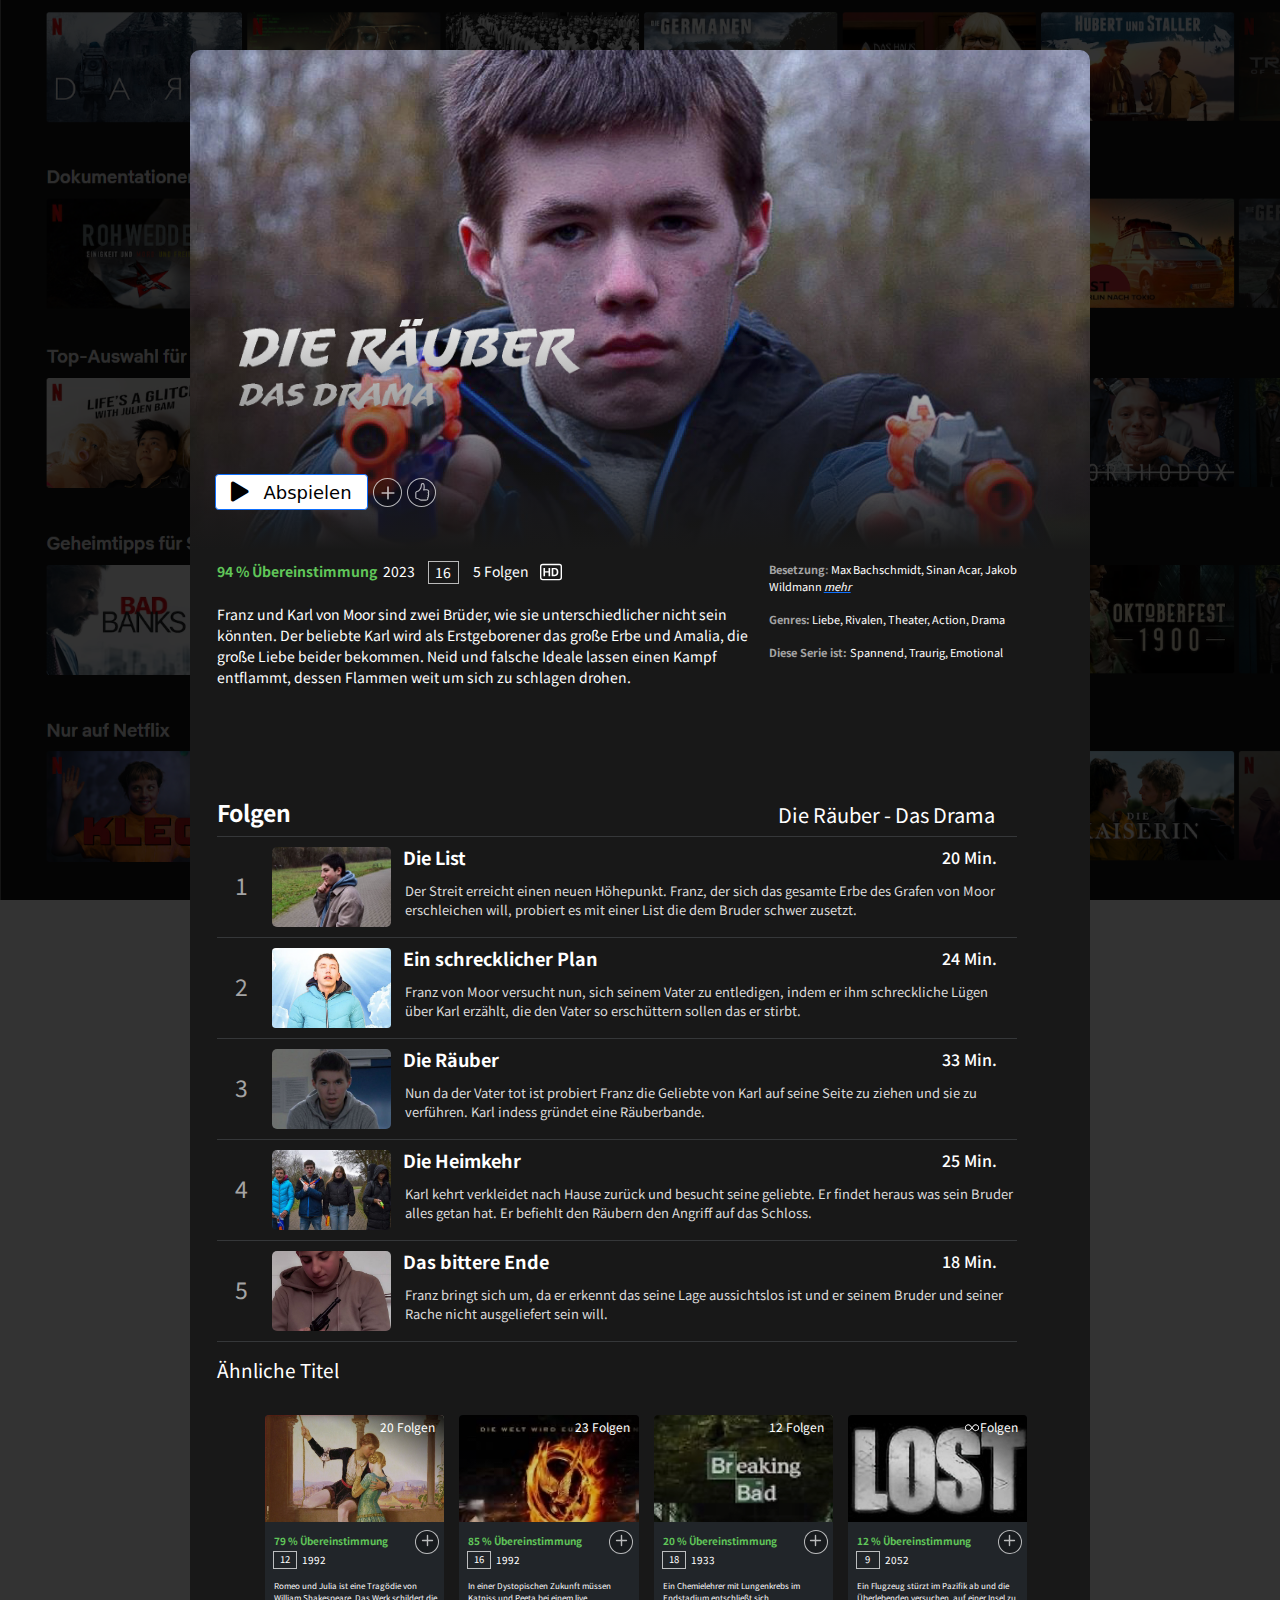
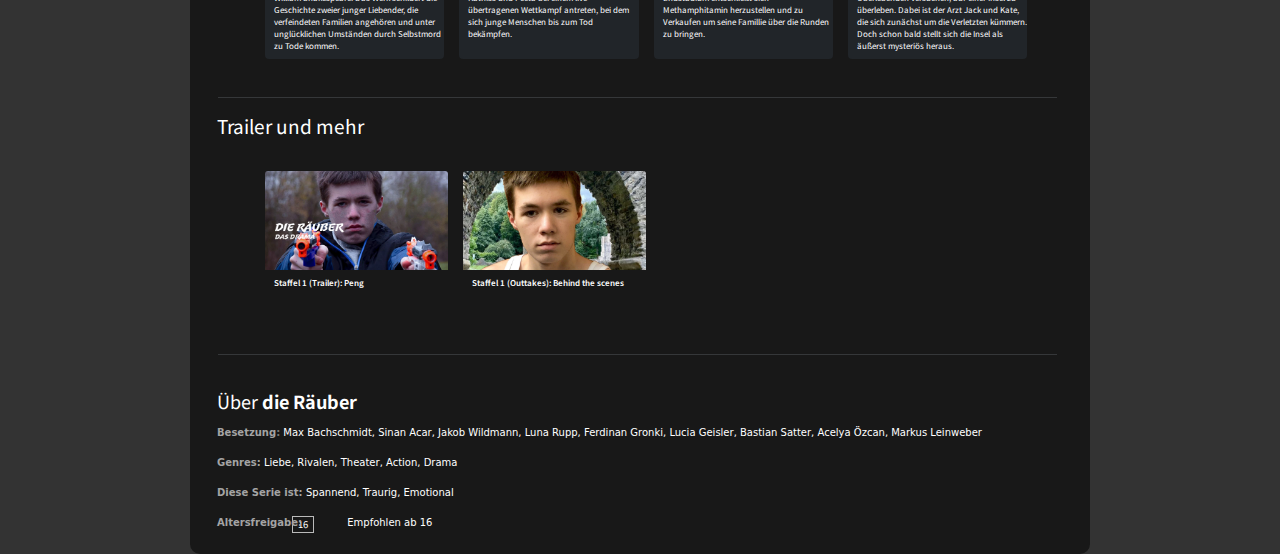
<file: index.html>
<!DOCTYPE html><html lang="en"><head><meta charset="utf-8"><meta name="viewport" content="width=device-width, initial-scale=1.0, shrink-to-fit=no"><title>Netflix</title><meta name="twitter:description" content="Die Netflix Serie, &quot;die Räuber&quot;"><meta name="twitter:image" content="https://ancientxfire.github.io/assets/img/sincerely-media-c1YrcFYW66s-unsplash.jpg"><meta property="og:type" content="website"><meta name="description" content="Die Netflix Serie, &quot;die Räuber&quot;"><meta property="og:image" content="https://ancientxfire.github.io/assets/img/sincerely-media-c1YrcFYW66s-unsplash.jpg"><meta name="twitter:title" content="Netflix"><link rel="stylesheet" href="https://cdn.jsdelivr.net/npm/bootstrap@5.2.3/dist/css/bootstrap.min.css"><link rel="stylesheet" href="https://fonts.googleapis.com/css?family=Noto+Sans+JP&amp;display=swap"><link rel="stylesheet" href="https://use.fontawesome.com/releases/v5.12.0/css/all.css"><link rel="stylesheet" href="https://cdnjs.cloudflare.com/ajax/libs/animate.css/3.5.2/animate.min.css"><link rel="stylesheet" href="assets/css/styles.min.css"><link rel="stylesheet" href="https://vjs.zencdn.net/7.21.1/video-js.css"><script src="https://cdn.fluidplayer.com/v3/current/fluidplayer.min.js"></script>
</head><body id="main-body" style="justify-content: center;padding-top: 50px;background: linear-gradient(rgba(0,0,0,0.8), rgba(0,0,0,0.8)), url(&quot;assets/img/clipboard-image-1.png&quot;) bottom / cover repeat-y fixed;display: flex;"><div id="main-container" style="background: #181818;border-style: hidden;border-radius: 10px;color: #141414;overflow: hidden;width: 900px;"><div id="main_image" style="background: url(&quot;assets/img/WhatsApp%20Bild%202023-02-09%20um%2020.01.48-Verbessert.jpg&quot;) right / cover;height: 500px;"><div id="controls-container" style="background-image: linear-gradient(0deg, rgb(24, 24, 24), transparent 50%);height: 100%;position: relative;"><div id="controlls" style="position: absolute;bottom: 40px;left: 25px;"><button class="btn btn-primary" type="button" style="border-radius: 99px;width: 29px;height: 29px;position: absolute;margin-left: 158px;background: rgba(0,0,0,.25);border: 0.1px solid rgba(255, 255, 255, 0.7);margin-top: 4px;color: rgb(255, 255, 255);"><svg xmlns="http://www.w3.org/2000/svg" width="1em" height="1em" viewBox="0 0 24 24" fill="none" style="font-size: 20px;color: var(--semi-transperent-white);padding-right: 0px;margin-left: -3.49px;padding-top: 0px;margin-top: -0.26px;">
  <path d="M12 4C11.4477 4 11 4.44772 11 5V11H5C4.44772 11 4 11.4477 4 12C4 12.5523 4.44772 13 5 13H11V19C11 19.5523 11.4477 20 12 20C12.5523 20 13 19.5523 13 19V13H19C19.5523 13 20 12.5523 20 12C20 11.4477 19.5523 11 19 11H13V5C13 4.44772 12.5523 4 12 4Z" fill="currentColor"></path>
</svg></button><button class="btn btn-primary" id="rick-role" type="button" style="background: var(--white);width: 153px;color: var(--bs-black);height: 36px;font-size: 18px;font-weight: 500;"><i class="fas fa-play" style="font-size: 20px;padding-right: 0px;margin-right: 14px;"></i>Abspielen</button><button class="btn btn-primary" type="button" style="border-radius: 99px;width: 29px;height: 29px;position: absolute;background: rgba(0,0,0,.25);border: 0.1px solid rgba(255, 255, 255, 0.7);margin-top: 4px;margin-left: 39px;"><svg xmlns="http://www.w3.org/2000/svg" width="1em" height="1em" fill="currentColor" viewBox="0 0 16 16" class="bi bi-hand-thumbs-up" style="font-size: 18px;color: var(--semi-transperent-white);padding-top: 0px;margin-top: -0.26px;padding-right: 0px;padding-left: 0px;margin-left: -3px;">
  <path d="M8.864.046C7.908-.193 7.02.53 6.956 1.466c-.072 1.051-.23 2.016-.428 2.59-.125.36-.479 1.013-1.04 1.639-.557.623-1.282 1.178-2.131 1.41C2.685 7.288 2 7.87 2 8.72v4.001c0 .845.682 1.464 1.448 1.545 1.07.114 1.564.415 2.068.723l.048.03c.272.165.578.348.97.484.397.136.861.217 1.466.217h3.5c.937 0 1.599-.477 1.934-1.064a1.86 1.86 0 0 0 .254-.912c0-.152-.023-.312-.077-.464.201-.263.38-.578.488-.901.11-.33.172-.762.004-1.149.069-.13.12-.269.159-.403.077-.27.113-.568.113-.857 0-.288-.036-.585-.113-.856a2.144 2.144 0 0 0-.138-.362 1.9 1.9 0 0 0 .234-1.734c-.206-.592-.682-1.1-1.2-1.272-.847-.282-1.803-.276-2.516-.211a9.84 9.84 0 0 0-.443.05 9.365 9.365 0 0 0-.062-4.509A1.38 1.38 0 0 0 9.125.111L8.864.046zM11.5 14.721H8c-.51 0-.863-.069-1.14-.164-.281-.097-.506-.228-.776-.393l-.04-.024c-.555-.339-1.198-.731-2.49-.868-.333-.036-.554-.29-.554-.55V8.72c0-.254.226-.543.62-.65 1.095-.3 1.977-.996 2.614-1.708.635-.71 1.064-1.475 1.238-1.978.243-.7.407-1.768.482-2.85.025-.362.36-.594.667-.518l.262.066c.16.04.258.143.288.255a8.34 8.34 0 0 1-.145 4.725.5.5 0 0 0 .595.644l.003-.001.014-.003.058-.014a8.908 8.908 0 0 1 1.036-.157c.663-.06 1.457-.054 2.11.164.175.058.45.3.57.65.107.308.087.67-.266 1.022l-.353.353.353.354c.043.043.105.141.154.315.048.167.075.37.075.581 0 .212-.027.414-.075.582-.05.174-.111.272-.154.315l-.353.353.353.354c.047.047.109.177.005.488a2.224 2.224 0 0 1-.505.805l-.353.353.353.354c.006.005.041.05.041.17a.866.866 0 0 1-.121.416c-.165.288-.503.56-1.066.56z"></path>
</svg></button></div></div></div><div id="main_content" style="height: 700px;padding-bottom: 0px;"><div id="first-people-box" style="float: right;padding-right: 0px;margin-right: 69px;padding-bottom: 0px;"><p style="padding-right: 0px;height: 141px;width: 252.3281px;font-size: 11px;font-family: 'Noto Sans JP', sans-serif;"><strong><span style="color: rgb(164, 164, 164);">Besetzung</span><span style="color: rgb(119, 119, 119);">:</span></strong><span style="color: rgb(119, 119, 119);"> </span><span style="color: rgb(255, 255, 255);">Max Bachschmidt, Sinan Acar, Jakob Wildmann&nbsp;</span><a href="#about_this"><em><span style="color: rgb(255, 255, 255);">mehr</span></em></a><br><br><strong><span style="color: rgb(164, 164, 164);">Genres:</span></strong><span style="color: rgb(164, 164, 164);">&nbsp;</span><span style="color: rgb(255, 255, 255);">Liebe, Rivalen, Theater, Action, Drama</span><br><br><strong><span style="color: rgb(164, 164, 164);">Diese Serie ist: </span></strong><span style="color: rgb(255, 255, 255);">Spannend, Traurig, Emotional</span><br><br><br><br></p></div><div id="simple_info" style="margin-top: 11px;margin-left: 27px;text-align: left;"><p style="font-family: 'Noto Sans JP', sans-serif;color: #60c659;font-weight: bold;float: left;font-size: 14px;padding-top: 0px;width: 166px;">94 % Übereinstimmung</p><p style="width: 34px;font-family: 'Noto Sans JP', sans-serif;color: var(--white);font-size: 14px;float: left;height: 23px;margin-right: 11px;">2023</p><p style="width: 31px;font-family: 'Noto Sans JP', sans-serif;color: var(--white);font-size: 14px;float: left;height: 23px;border: 1px solid var(--semi-transperent-white);margin-left: 0px;padding-right: 0px;padding-left: 6px;">16</p><p style="width: 60px;font-family: 'Noto Sans JP', sans-serif;color: var(--white);font-size: 14px;float: left;height: 23px;padding-left: 0px;margin-left: 14px;">5 Folgen</p><svg xmlns="http://www.w3.org/2000/svg" width="1em" height="1em" fill="currentColor" viewBox="0 0 16 16" class="bi bi-badge-hd" style="color: var(--white);font-size: 22px;padding-left: 0px;margin-left: 7px;">
  <path d="M7.396 11V5.001H6.209v2.44H3.687V5H2.5v6h1.187V8.43h2.522V11h1.187zM8.5 5.001V11h2.188c1.811 0 2.685-1.107 2.685-3.015 0-1.894-.86-2.984-2.684-2.984H8.5zm1.187.967h.843c1.112 0 1.622.686 1.622 2.04 0 1.353-.505 2.02-1.622 2.02h-.843v-4.06z"></path>
  <path d="M14 3a1 1 0 0 1 1 1v8a1 1 0 0 1-1 1H2a1 1 0 0 1-1-1V4a1 1 0 0 1 1-1h12zM2 2a2 2 0 0 0-2 2v8a2 2 0 0 0 2 2h12a2 2 0 0 0 2-2V4a2 2 0 0 0-2-2H2z"></path>
</svg></div><div id="descr-total" style="padding-top: 0px;padding-left: 27px;margin-top: 21px;"><p style="text-align: left;color: var(--white);width: 525px;font-family: 'Noto Sans JP', sans-serif;font-size: 11px;"></p><p style="color: var(--white);font-size: 14px;font-family: 'Noto Sans JP', sans-serif;">Franz und Karl von Moor sind zwei Brüder, wie sie unterschiedlicher nicht sein könnten. Der beliebte Karl wird als Erstgeborener das große Erbe und Amalia, die große Liebe beider bekommen. Neid und falsche Ideale lassen einen Kampf entflammt, dessen Flammen weit um sich zu schlagen drohen.</p></div><div id="Folgen-header" style="margin-top: 31px;padding-top: 80px;"><p style="border-color: var(--white);font-family: 'Noto Sans JP', sans-serif;font-size: 23px;margin-left: 27px;width: 125px;margin-top: -4px;padding-top: 0px;padding-bottom: 0px;margin-bottom: 2px;"><strong><span style="color: rgb(255, 255, 255);">Folgen</span></strong></p><p style="float: right;width: 287px;margin-left: 27px;padding-top: 0px;font-size: 20px;font-family: 'Noto Sans JP', sans-serif;margin-right: 25px;color: var(--white);margin-bottom: 2px;margin-top: -32px;">Die Räuber - Das Drama</p><hr style="color: #8d959c;width: 799.688px;margin-left: 27px;margin-top: 6px;"></div><div id="Folgen"><div id="folge"><p style="font-size: 23px;font-family: 'Noto Sans JP', sans-serif;color: rgb(164,164,164);float: left;margin-left: 45px;width: 20px;padding-bottom: 0px;margin-bottom: 0px;margin-top: 21px;">1</p><img style="float: left;margin-bottom: 10px;margin-left: 17px;width: 119px;height: 80px;border-radius: 5px;" src="assets/img/Folgen/WhatsApp%20Bild%202023-02-09%20um%202d0.01.49.jpg"><p style="font-size: 18px;font-family: 'Noto Sans JP', sans-serif;color: var(--white);float: left;margin-left: 12px;font-weight: bold;padding-bottom: 0px;margin-bottom: 0px;margin-top: -3px;width: 269.297px;">Die List</p><p style="float: left;color: #dcdbdb;font-size: 13px;font-family: 'Noto Sans JP', sans-serif;margin-bottom: -5px;margin-top: 10px;margin-left: 14px;width: 611.82812px;height: 44px;">Der Streit erreicht einen neuen Höhepunkt. Franz, der sich das gesamte Erbe des Grafen von Moor erschleichen will, probiert es mit einer List die dem Bruder&nbsp;schwer&nbsp;zusetzt.</p><p style="font-size: 16px;font-family: 'Noto Sans JP', sans-serif;color: var(--white);float: right;margin-top: -75px;margin-bottom: -36px;padding-bottom: 0px;margin-right: 93px;font-weight: 500;">20 Min.</p><hr style="color: #8d959c;width: 799.688px;margin-left: 27px;margin-top: 6px;"></div><div id="folge-1"><p style="font-size: 23px;font-family: 'Noto Sans JP', sans-serif;color: rgb(164,164,164);float: left;margin-left: 45px;width: 20px;padding-bottom: 0px;margin-bottom: 0px;margin-top: 21px;">2</p><img class="rounded" style="float: left;object-fit: cover;margin-bottom: 10px;margin-left: 17px;width: 119px;height: 80px;border-radius: 5px;" src="assets/img/Folgen/WhatsApp%20Bild%202023-02-09%20um%2020.01.48.jpg"><p style="font-size: 18px;font-family: 'Noto Sans JP', sans-serif;color: var(--white);float: left;margin-left: 12px;font-weight: bold;padding-bottom: 0px;margin-bottom: 0px;margin-top: -3px;width: 269.297px;">Ein schrecklicher Plan</p><p style="float: left;color: #dcdbdb;font-size: 13px;font-family: 'Noto Sans JP', sans-serif;margin-bottom: -5px;margin-top: 10px;margin-left: 14px;width: 611.82812px;height: 44px;">Franz von Moor versucht nun, sich seinem Vater zu entledigen, indem er ihm schreckliche Lügen über Karl erzählt, die den Vater so erschüttern sollen&nbsp;das&nbsp;er&nbsp;stirbt.</p><p style="font-size: 16px;font-family: 'Noto Sans JP', sans-serif;color: var(--white);float: right;margin-top: -75px;margin-bottom: -36px;padding-bottom: 0px;margin-right: 93px;font-weight: 500;">24 Min.</p><hr style="color: #8d959c;width: 799.688px;margin-left: 27px;margin-top: 6px;"></div><div id="folge-2"><p style="font-size: 23px;font-family: 'Noto Sans JP', sans-serif;color: rgb(164,164,164);float: left;margin-left: 45px;width: 20px;padding-bottom: 0px;margin-bottom: 0px;margin-top: 21px;">3</p><img style="/*top: 90;*/object-fit: cover;float: left;margin-bottom: 10px;margin-left: 17px;width: 119px;height: 80px;border-radius: 5px;" src="assets/img/Folgen/WhatsApp%20Bild%202023-02-09%20um%2020.01d.50.jpg"><p style="font-size: 18px;font-family: 'Noto Sans JP', sans-serif;color: var(--white);float: left;margin-left: 12px;font-weight: bold;padding-bottom: 0px;margin-bottom: 0px;margin-top: -3px;width: 269.297px;">Die Räuber</p><p style="float: left;color: #dcdbdb;font-size: 13px;font-family: 'Noto Sans JP', sans-serif;margin-bottom: -5px;margin-top: 10px;margin-left: 14px;width: 611.82812px;height: 44px;">Nun da der Vater tot ist probiert Franz die Geliebte von Karl auf seine Seite zu ziehen und sie zu verführen. Karl indess gründet eine&nbsp;Räuberbande.</p><p style="font-size: 16px;font-family: 'Noto Sans JP', sans-serif;color: var(--white);float: right;margin-top: -75px;margin-bottom: -36px;padding-bottom: 0px;margin-right: 93px;font-weight: 500;">33 Min.</p><hr style="color: #8d959c;width: 799.688px;margin-left: 27px;margin-top: 6px;"></div><div id="folge-3"><p style="font-size: 23px;font-family: 'Noto Sans JP', sans-serif;color: rgb(164,164,164);float: left;margin-left: 45px;width: 20px;padding-bottom: 0px;margin-bottom: 0px;margin-top: 21px;">4</p><img style="float: left;object-fit: cover;margin-bottom: 10px;margin-left: 17px;width: 119px;height: 80px;border-radius: 5px;" src="assets/img/Folgen/WhatsApp%20Bild%202023-02-09%20um%2020.a01.49.jpg"><p style="font-size: 18px;font-family: 'Noto Sans JP', sans-serif;color: var(--white);float: left;margin-left: 12px;font-weight: bold;padding-bottom: 0px;margin-bottom: 0px;margin-top: -3px;width: 269.297px;">Die Heimkehr&nbsp;</p><p style="float: left;color: #dcdbdb;font-size: 13px;font-family: 'Noto Sans JP', sans-serif;margin-bottom: -5px;margin-top: 10px;margin-left: 14px;width: 611.82812px;height: 44px;">Karl kehrt verkleidet nach Hause zurück und besucht seine geliebte. Er findet heraus was sein Bruder alles getan hat. Er befiehlt den Räubern den Angriff auf&nbsp;das&nbsp;Schloss.</p><p style="font-size: 16px;font-family: 'Noto Sans JP', sans-serif;color: var(--white);float: right;margin-top: -75px;margin-bottom: -36px;padding-bottom: 0px;margin-right: 93px;font-weight: 500;">25 Min.</p><hr style="color: #8d959c;width: 799.688px;margin-left: 27px;margin-top: 6px;"></div><div id="folge-4"><p style="font-size: 23px;font-family: 'Noto Sans JP', sans-serif;color: rgb(164,164,164);float: left;margin-left: 45px;width: 20px;padding-bottom: 0px;margin-bottom: 0px;margin-top: 21px;">5</p><img style="float: left;object-fit: cover;margin-bottom: 10px;margin-left: 17px;width: 119px;height: 80px;border-radius: 5px;" src="assets/img/Folgen/WhatsApp%20Bild%202023-02-09%20um%2020.01.49.jpg"><p style="font-size: 18px;font-family: 'Noto Sans JP', sans-serif;color: var(--white);float: left;margin-left: 12px;font-weight: bold;padding-bottom: 0px;margin-bottom: 0px;margin-top: -3px;width: 269.297px;">Das bittere Ende</p><p style="float: left;color: #dcdbdb;font-size: 13px;font-family: 'Noto Sans JP', sans-serif;margin-bottom: -5px;margin-top: 10px;margin-left: 14px;width: 611.82812px;height: 44px;">Franz bringt sich um, da er erkennt das seine Lage aussichtslos ist und er seinem Bruder und seiner Rache nicht ausgeliefert&nbsp;sein&nbsp;will.</p><p style="font-size: 16px;font-family: 'Noto Sans JP', sans-serif;color: var(--white);float: right;margin-top: -75px;margin-bottom: -36px;padding-bottom: 0px;margin-right: 93px;font-weight: 500;">18 Min.</p><hr style="color: #8d959c;width: 799.688px;margin-left: 27px;margin-top: 6px;"></div></div></div><div id="simmilar_shows" style="height: 335px;margin-top: 11px;padding-left: 27px;"><p style="color: var(--white);font-size: 19px;font-family: 'Noto Sans JP', sans-serif;padding-top: 0px;margin-top: 95px;">Ähnliche Titel</p><div class="container" style="width: 792px;"><div class="row"><div class="col-md-3" style="border-radius: 5px;width: 194.25px;height: 240px;"><div id="card" style="border-radius: 4px;height: 244px;background: var(--bs-gray-900);overflow: hidden;"><div style="height: 107px;background: linear-gradient(-148deg, black, var(--bs-border-color-translucent) 39%), url(&quot;assets/img/IMG_0726.jpg&quot;) center / cover;width: 200.25px;"><p style="color: var(--white);float: right;font-weight: bold;font-size: 12px;padding-top: 3px;font-family: 'Noto Sans JP', sans-serif;margin-right: 30px;"><span style="font-weight: normal !important;">20 Folgen</span></p></div><div style="margin-left: 9px;margin-top: 4px;"><p style="color: #60c659;font-size: 10px;font-family: 'Noto Sans JP', sans-serif;font-weight: bold;float: left;margin-top: 7px;">79 % Übereinstimmung</p><button class="btn btn-primary" type="button" style="border-radius: 99px;width: 24px;height: 24px;position: absolute;background: rgba(0,0,0,.25);border: 0.1px solid rgba(255, 255, 255, 0.7);margin-top: 4px;float: right;margin-right: 0px;margin-left: 27px;"><svg xmlns="http://www.w3.org/2000/svg" width="1em" height="1em" viewBox="0 0 24 24" fill="none" style="font-size: 17px;color: var(--semi-transperent-white);padding-right: 0px;padding-top: 0px;margin-top: -3px;margin-left: -5px;margin-right: 0px;">
  <path d="M12 4C11.4477 4 11 4.44772 11 5V11H5C4.44772 11 4 11.4477 4 12C4 12.5523 4.44772 13 5 13H11V19C11 19.5523 11.4477 20 12 20C12.5523 20 13 19.5523 13 19V13H19C19.5523 13 20 12.5523 20 12C20 11.4477 19.5523 11 19 11H13V5C13 4.44772 12.5523 4 12 4Z" fill="currentColor"></path>
</svg></button></div><p style="width: 24px;font-family: 'Noto Sans JP', sans-serif;color: var(--white);font-size: 9.5px;float: left;height: 18px;border: 1px solid var(--semi-transperent-white);margin-top: -7px;margin-left: 8px;margin-right: 30px;text-align: center;">12</p><p style="color: var(--white);font-family: 'Noto Sans JP', sans-serif;padding-left: 0px;float: right;padding-right: 0px;margin-right: 82px;margin-top: 26px;position: absolute;margin-left: 37px;">1992</p><p style="color: var(--white);font-family: 'Noto Sans JP', sans-serif;font-size: 8px;margin-top: 58px;margin-left: 9px;">Romeo und Julia ist eine Tragödie von William Shakespeare. Das Werk schildert die Geschichte zweier junger Liebender, die verfeindeten Familien angehören und unter unglücklichen Umständen durch Selbstmord zu Tode kommen.</p></div></div><div class="col-md-3" style="border-radius: 5px;width: 194.25px;height: 240px;"><div id="card-1" style="border-radius: 4px;height: 244px;background: var(--bs-gray-900);overflow: hidden;"><div style="height: 107px;background: linear-gradient(-148deg, black, var(--bs-border-color-translucent) 39%), url(&quot;assets/img/27C0F979-79FD-41FB-B8F6-AC2s317179F5A.jpg&quot;) top / cover;width: 200.25px;"><p style="color: var(--white);float: right;font-weight: bold;font-size: 12px;padding-top: 3px;font-family: 'Noto Sans JP', sans-serif;margin-right: 30px;"><span style="font-weight: normal !important;">23 Folgen</span></p></div><div style="margin-left: 9px;margin-top: 4px;"><p style="color: #60c659;font-size: 10px;font-family: 'Noto Sans JP', sans-serif;font-weight: bold;float: left;margin-top: 7px;">85 % Übereinstimmung</p><button class="btn btn-primary" type="button" style="border-radius: 99px;width: 24px;height: 24px;position: absolute;background: rgba(0,0,0,.25);border: 0.1px solid rgba(255, 255, 255, 0.7);margin-top: 4px;float: right;margin-right: 0px;margin-left: 27px;"><svg xmlns="http://www.w3.org/2000/svg" width="1em" height="1em" viewBox="0 0 24 24" fill="none" style="font-size: 17px;color: var(--semi-transperent-white);padding-top: 0px;margin-top: -3px;margin-right: 0px;padding-right: 0px;margin-left: -5px;">
  <path d="M12 4C11.4477 4 11 4.44772 11 5V11H5C4.44772 11 4 11.4477 4 12C4 12.5523 4.44772 13 5 13H11V19C11 19.5523 11.4477 20 12 20C12.5523 20 13 19.5523 13 19V13H19C19.5523 13 20 12.5523 20 12C20 11.4477 19.5523 11 19 11H13V5C13 4.44772 12.5523 4 12 4Z" fill="currentColor"></path>
</svg></button></div><p style="width: 24px;font-family: 'Noto Sans JP', sans-serif;color: var(--white);font-size: 9.5px;float: left;height: 18px;border: 1px solid var(--semi-transperent-white);margin-top: -7px;margin-left: 8px;margin-right: 30px;text-align: center;padding-left: 1px;">16&nbsp;</p><p style="color: var(--white);font-family: 'Noto Sans JP', sans-serif;padding-left: 0px;float: right;padding-right: 0px;margin-right: 82px;margin-top: 26px;position: absolute;margin-left: 37px;">1992</p><p style="color: var(--white);font-family: 'Noto Sans JP', sans-serif;font-size: 8px;margin-top: 58px;margin-left: 9px;">In einer Dystopischen Zukunft müssen Katniss und Peeta bei einem live übertragenen Wettkampf antreten, bei dem sich junge Menschen bis zum Tod bekämpfen.</p></div></div><div class="col-md-3" style="border-radius: 5px;width: 194.25px;height: 240px;"><div id="card-2" style="border-radius: 4px;height: 244px;background: var(--bs-gray-900);overflow: hidden;"><div style="height: 107px;background: linear-gradient(-148deg, black, var(--bs-border-color-translucent) 39%), url(&quot;assets/img/77D1DFB3-45FB-4756-972F-4F3536797F14.jpg&quot;) 0% 112% / cover;width: 200.25px;"><p style="color: var(--white);float: right;font-weight: bold;font-size: 12px;padding-top: 3px;font-family: 'Noto Sans JP', sans-serif;margin-right: 30px;"><span style="font-weight: normal !important;">12 Folgen</span></p></div><div style="margin-left: 9px;margin-top: 4px;"><p style="color: #60c659;font-size: 10px;font-family: 'Noto Sans JP', sans-serif;font-weight: bold;float: left;margin-top: 7px;">20 % Übereinstimmung</p><button class="btn btn-primary" type="button" style="border-radius: 99px;width: 24px;height: 24px;position: absolute;background: rgba(0,0,0,.25);border: 0.1px solid rgba(255, 255, 255, 0.7);margin-top: 4px;float: right;margin-right: 0px;margin-left: 27px;"><svg xmlns="http://www.w3.org/2000/svg" width="1em" height="1em" viewBox="0 0 24 24" fill="none" style="font-size: 17px;color: var(--semi-transperent-white);padding-right: 0px;padding-top: 0px;margin-top: -3px;margin-left: -5px;margin-right: 0px;">
  <path d="M12 4C11.4477 4 11 4.44772 11 5V11H5C4.44772 11 4 11.4477 4 12C4 12.5523 4.44772 13 5 13H11V19C11 19.5523 11.4477 20 12 20C12.5523 20 13 19.5523 13 19V13H19C19.5523 13 20 12.5523 20 12C20 11.4477 19.5523 11 19 11H13V5C13 4.44772 12.5523 4 12 4Z" fill="currentColor"></path>
</svg></button></div><p style="width: 24px;font-family: 'Noto Sans JP', sans-serif;color: var(--white);font-size: 9.5px;float: left;height: 18px;border: 1px solid var(--semi-transperent-white);margin-top: -7px;margin-left: 8px;margin-right: 30px;text-align: center;">18</p><p style="color: var(--white);font-family: 'Noto Sans JP', sans-serif;padding-left: 0px;float: right;padding-right: 0px;margin-right: 82px;margin-top: 26px;position: absolute;margin-left: 37px;">1933</p><p style="color: var(--white);font-family: 'Noto Sans JP', sans-serif;font-size: 8px;margin-top: 58px;margin-left: 9px;">Ein Chemielehrer mit Lungenkrebs im Endstadium entschließt sich Methamphitamin herzustellen und zu Verkaufen um seine Famillie über die Runden zu bringen.</p></div></div><div class="col-md-3" style="border-radius: 5px;width: 194.25px;height: 240px;"><div id="card-3" style="border-radius: 4px;height: 244px;background: var(--bs-gray-900);overflow: hidden;"><div style="height: 107px;background: linear-gradient(-148deg, black, var(--bs-border-color-translucent) 39%), url(&quot;assets/img/27C0F979-79FD-41FB-B8F6-AC2317179F5A.jpg&quot;) 0% 93% / cover;width: 200.25px;"><p style="color: var(--white);float: right;font-weight: bold;font-size: 12px;padding-top: 3px;font-family: 'Noto Sans JP', sans-serif;margin-right: 30px;"><span style="font-weight: normal !important;">&nbsp;</span><svg xmlns="http://www.w3.org/2000/svg" width="1em" height="1em" fill="currentColor" viewBox="0 0 16 16" class="bi bi-infinity" style="font-size: 14px;margin-bottom: 1px;margin-right: 1px;font-weight: bold;">
  <path fill-rule="evenodd" d="M5.68 5.792a2.75 2.75 0 1 0 0 3.916L7.345 7.75 5.681 5.792ZM8 6.978 6.416 5.113l-.014-.015a3.75 3.75 0 1 0 0 5.304l.014-.015L8 8.522l1.584 1.865.014.015a3.75 3.75 0 1 0 0-5.304l-.014.015L8 6.978Zm.656.772 1.663 1.958a2.75 2.75 0 1 0 0-3.916L8.656 7.75Z"></path>
</svg><span style="font-weight: normal !important;">Folgen</span></p></div><div style="margin-left: 9px;margin-top: 4px;"><p style="color: #60c659;font-size: 10px;font-family: 'Noto Sans JP', sans-serif;font-weight: bold;float: left;margin-top: 7px;">12 % Übereinstimmung</p><button class="btn btn-primary" type="button" style="border-radius: 99px;width: 24px;height: 24px;position: absolute;background: rgba(0,0,0,.25);border: 0.1px solid rgba(255, 255, 255, 0.7);margin-top: 4px;float: right;margin-right: 0px;margin-left: 27px;"><svg xmlns="http://www.w3.org/2000/svg" width="1em" height="1em" viewBox="0 0 24 24" fill="none" style="font-size: 17px;color: var(--semi-transperent-white);padding-right: 0px;padding-top: 0px;margin-top: -3px;margin-left: -5px;margin-right: 0px;">
  <path d="M12 4C11.4477 4 11 4.44772 11 5V11H5C4.44772 11 4 11.4477 4 12C4 12.5523 4.44772 13 5 13H11V19C11 19.5523 11.4477 20 12 20C12.5523 20 13 19.5523 13 19V13H19C19.5523 13 20 12.5523 20 12C20 11.4477 19.5523 11 19 11H13V5C13 4.44772 12.5523 4 12 4Z" fill="currentColor"></path>
</svg></button></div><p style="width: 24px;font-family: 'Noto Sans JP', sans-serif;color: var(--white);font-size: 9.5px;float: left;height: 18px;border: 1px solid var(--semi-transperent-white);margin-top: -7px;margin-left: 8px;margin-right: 30px;text-align: center;">9</p><p style="color: var(--white);font-family: 'Noto Sans JP', sans-serif;padding-left: 0px;float: right;padding-right: 0px;margin-right: 82px;margin-top: 26px;position: absolute;margin-left: 37px;">2052</p><p style="color: var(--white);font-family: 'Noto Sans JP', sans-serif;font-size: 8px;margin-top: 58px;margin-left: 9px;">Ein Flugzeug stürzt im Pazifik ab und die Überlebenden versuchen, auf einer Insel zu überleben. Dabei ist der Arzt Jack und Kate, die sich zunächst um die Verletzten kümmern. Doch schon bald stellt sich die Insel als äußerst mysteriös heraus.</p></div></div></div></div></div><div id="trailer-und-mehr" style="padding-left: 27px;"><hr style="color: #8d959c;width: 838.688px;margin-left: 1px;margin-top: 6px;margin-bottom: 33px;"><p style="color: var(--white);font-size: 19px;font-family: 'Noto Sans JP', sans-serif;margin-top: -19px;">Trailer und mehr</p><div class="container"><div class="row"><div class="col-md-3"><div id="card-trailer" style="border-radius: 3px;overflow: hidden;"><div id="trailer-img" class="play-icon" style="background: url(&quot;assets/img/WhatsApp%20Bild%202023-02-09%20um%2020.01.48-Verbessert.jpg&quot;) 100% 57% / cover;width: 100%;height: 99px;display: flex;justify-content: center;"><button class="btn btn-primary pulse animated play-icon-btn" id="the-trailer" type="button" style="height: 40px;width: 40px;margin-top: 31px;background: rgba(0,0,0,.25);border-radius: 99px;border: 0.1px solid rgba(255, 255, 255, 0.7);"><svg xmlns="http://www.w3.org/2000/svg" width="1em" height="1em" fill="currentColor" viewBox="0 0 16 16" class="bi bi-play-fill" style="font-size: 17px;">
  <path d="m11.596 8.697-6.363 3.692c-.54.313-1.233-.066-1.233-.697V4.308c0-.63.692-1.01 1.233-.696l6.363 3.692a.802.802 0 0 1 0 1.393z"></path>
</svg></button></div><p style="color: var(--white);font-family: 'Noto Sans JP', sans-serif;font-size: 8px;margin-top: 7px;margin-left: 9px;font-weight: 600;">Staffel 1 (Trailer): Peng</p></div></div><div class="col-md-3"><div id="card-trailer-1" style="border-radius: 3px;overflow: hidden;"><div id="rick-role_1" class="play-icon" style="background: url(&quot;assets/img/E73424EE-90A7-4D07-9BA1-9A11BCC35509.jpg&quot;) 0% 28% / cover;width: 100%;height: 99px;display: flex;"><button class="btn btn-primary pulse animated play-icon-btn" type="button" style="height: 40px;width: 40px;margin-top: 31px;background: rgba(0,0,0,.25);border-radius: 99px;border: 0.1px solid rgba(255, 255, 255, 0.7);"><svg xmlns="http://www.w3.org/2000/svg" width="1em" height="1em" fill="currentColor" viewBox="0 0 16 16" class="bi bi-play-fill" style="font-size: 17px;">
  <path d="m11.596 8.697-6.363 3.692c-.54.313-1.233-.066-1.233-.697V4.308c0-.63.692-1.01 1.233-.696l6.363 3.692a.802.802 0 0 1 0 1.393z"></path>
</svg></button></div><p style="color: var(--white);font-family: 'Noto Sans JP', sans-serif;font-size: 8px;margin-top: 7px;margin-left: 9px;font-weight: 600;">Staffel 1 (Outtakes): Behind the scenes</p></div></div></div></div></div><div id="about_this" style="height: 200px;padding-left: 27px;padding-right: 27px;"><hr style="color: #8d959c;width: 838.688px;margin-left: 1px;margin-top: 6px;margin-bottom: 33px;"><p style="color: var(--white);font-size: 18px;font-family: 'Noto Sans JP', sans-serif;">Über <strong>die Räuber</strong></p><p><strong><span style="color: rgb(164, 164, 164);">Besetzung</span><span style="color: rgb(119, 119, 119);">:</span></strong><span style="color: rgb(119, 119, 119);">&nbsp;</span><span style="color: rgb(255, 255, 255);">Max Bachschmidt, Sinan Acar, Jakob Wildmann, Luna Rupp, Ferdinan Gronki, Lucia Geisler, Bastian Satter, Acelya Özcan, Markus Leinweber</span><br><br><strong><span style="color: rgb(164, 164, 164);">Genres:</span></strong><span style="color: rgb(164, 164, 164);">&nbsp;</span><span style="color: rgb(255, 255, 255);">Liebe, Rivalen, Theater, Action, Drama</span><br><br><strong><span style="color: rgb(164, 164, 164);">Diese Serie ist:&nbsp;</span></strong><span style="color: rgb(255, 255, 255);">Spannend, Traurig, Emotional</span><br><br><strong><span style="color: rgb(164, 164, 164);">Altersfreigabe:&nbsp; &nbsp; &nbsp; &nbsp; &nbsp; &nbsp; &nbsp;</span></strong><span style="color: rgb(255, 255, 255);">Empfohlen ab 16</span></p><p style="width: 22px;font-family: 'Noto Sans JP', sans-serif;color: var(--white);font-size: 9.5px;float: left;height: 17px;border: 1px solid var(--semi-transperent-white);padding-top: 0px;margin-top: -24px;margin-right: 30px;padding-right: 9px;padding-left: 4.8px;margin-bottom: -5px;padding-bottom: 0px;margin-left: 75px;">16</p></div></div><script src="https://cdnjs.cloudflare.com/ajax/libs/jquery/3.6.0/jquery.min.js"></script><script src="https://cdn.jsdelivr.net/npm/bootstrap@5.2.3/dist/js/bootstrap.bundle.min.js"></script><script src="https://vjs.zencdn.net/7.21.1/video.min.js"></script><script src="assets/js/script.min.js"></script></body></html>
</file>
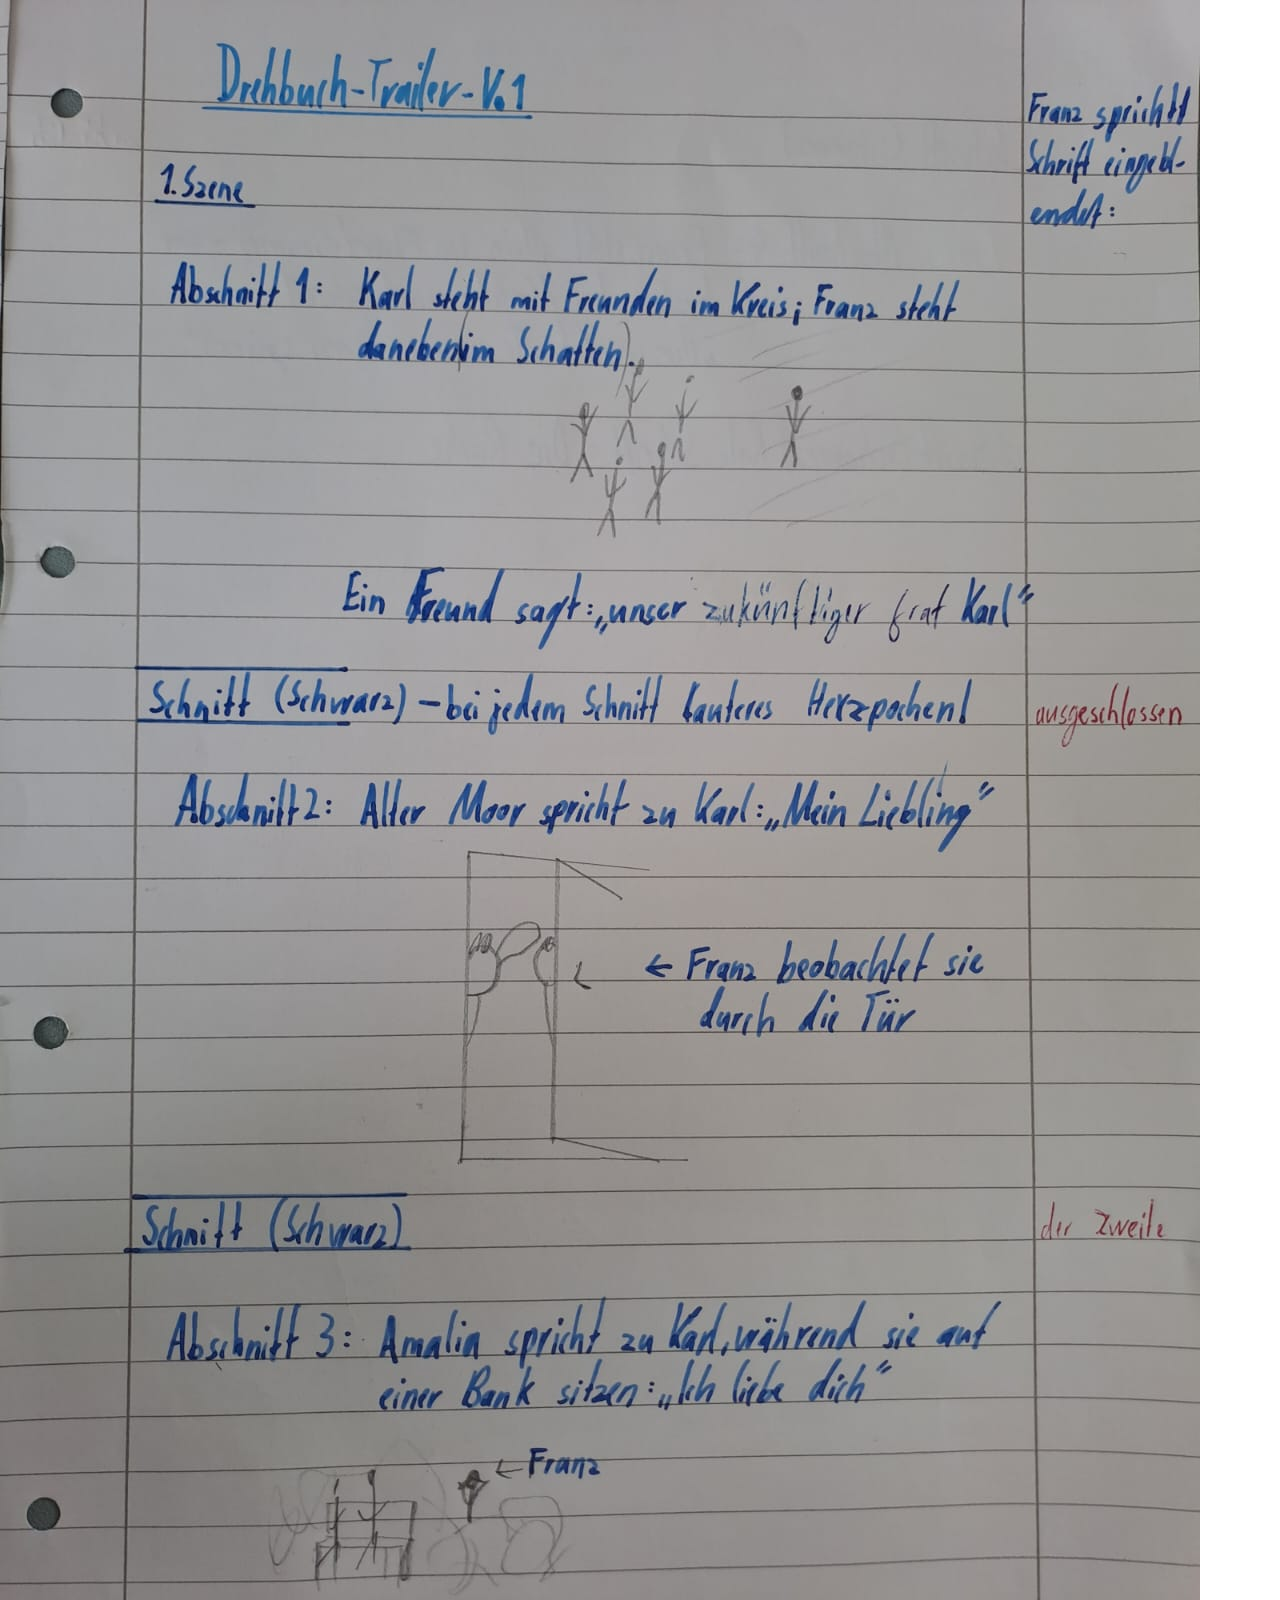
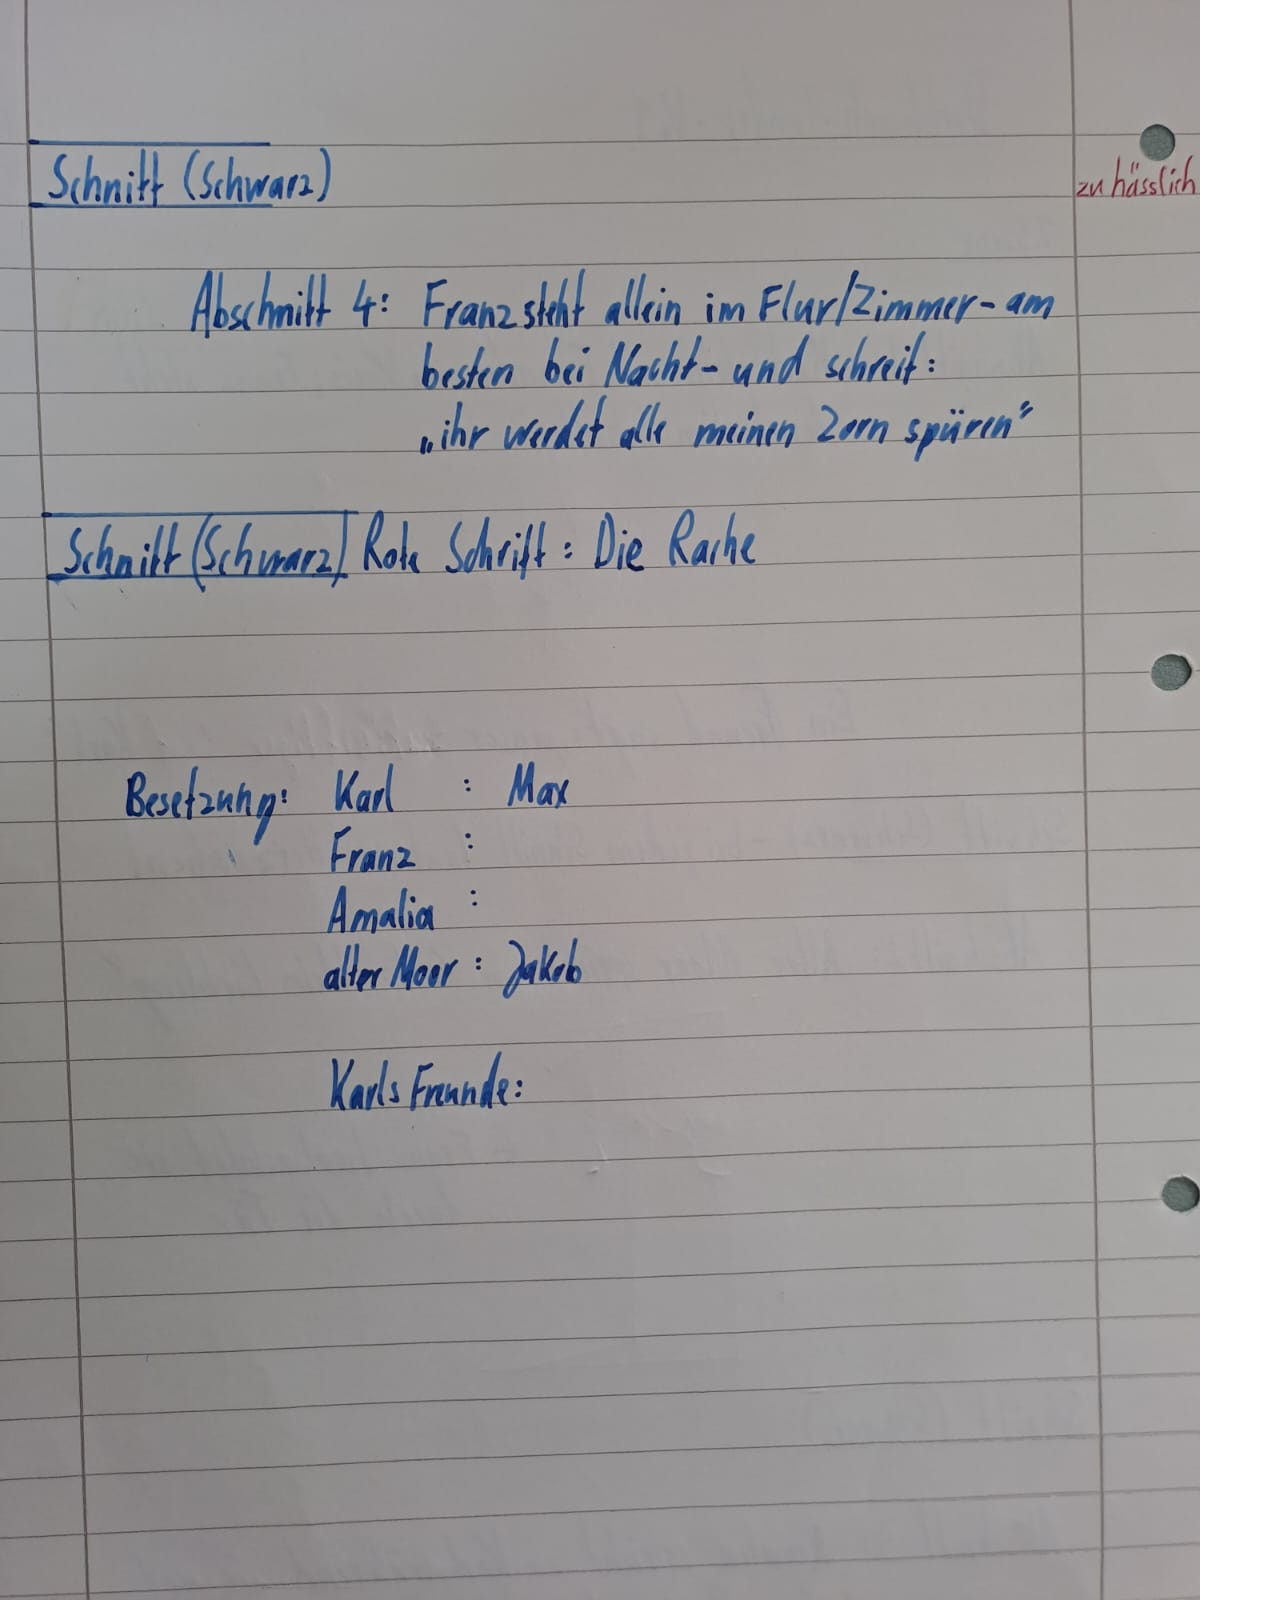
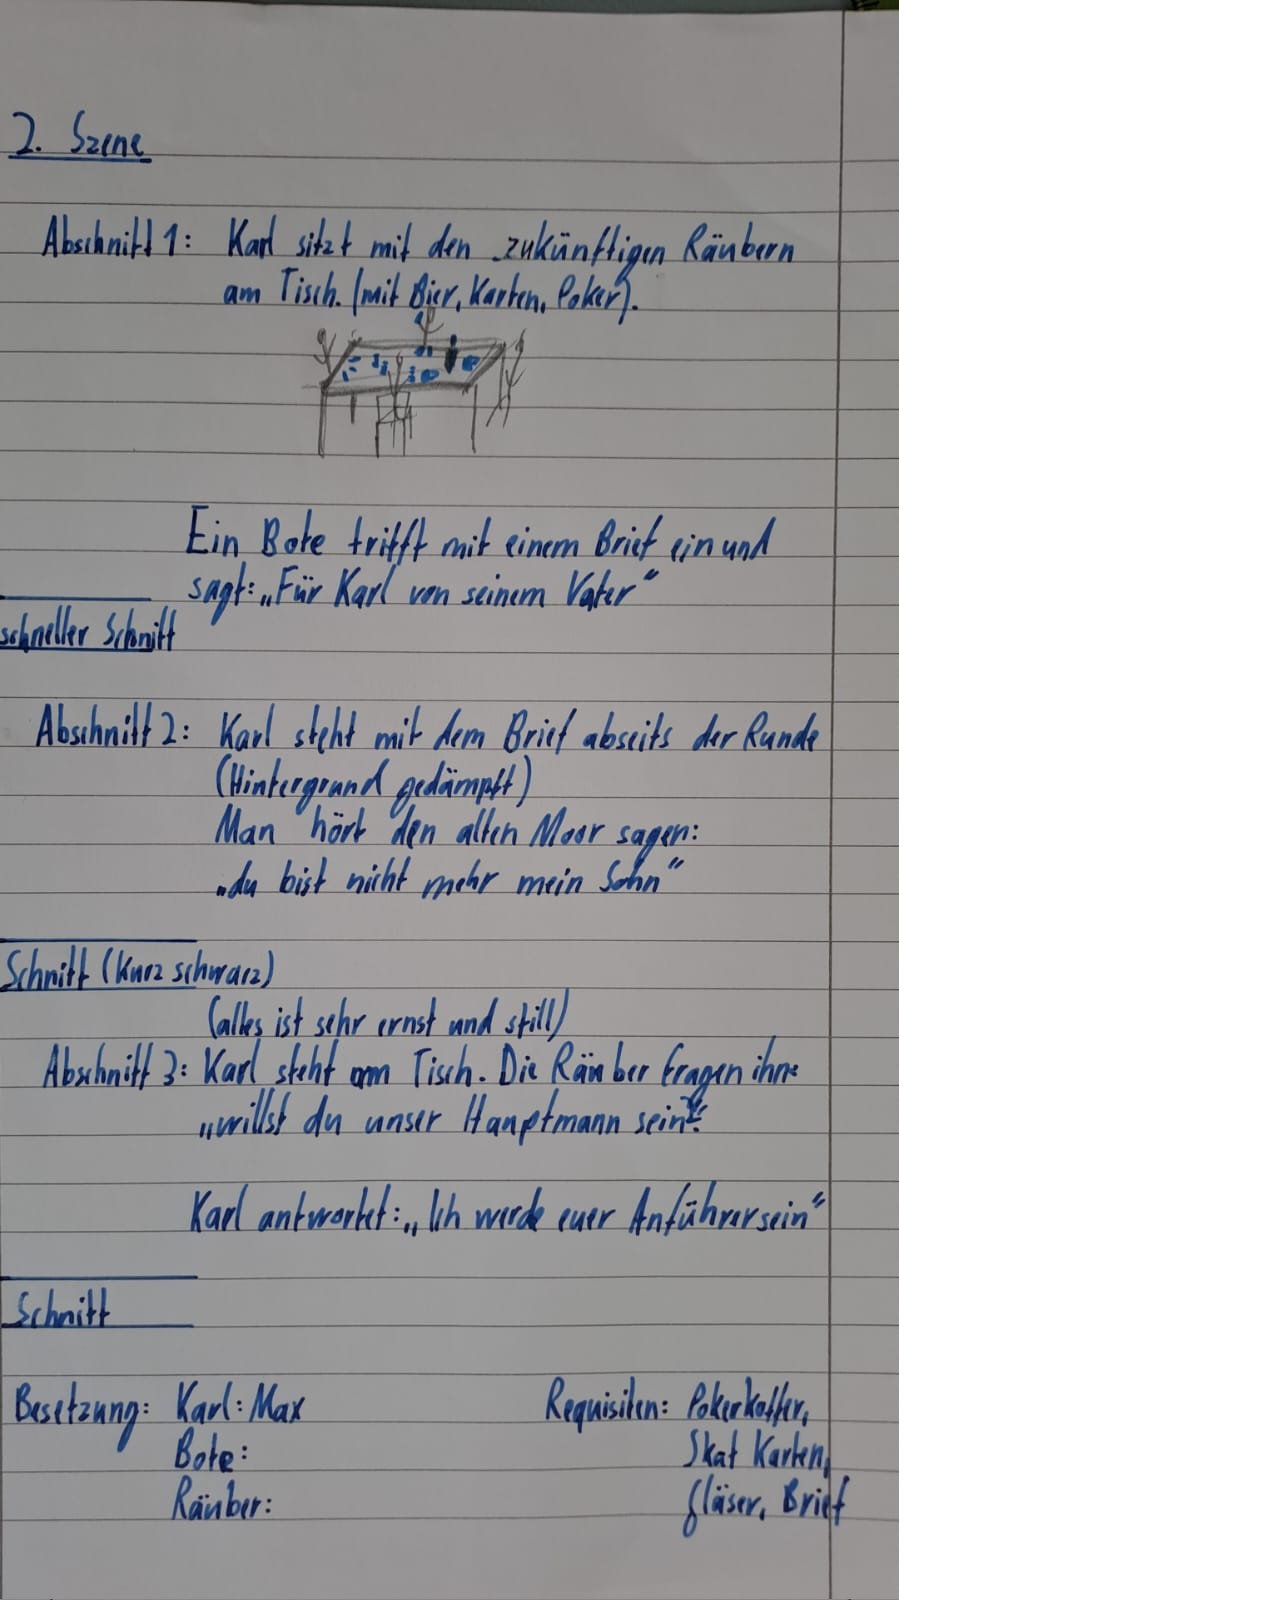
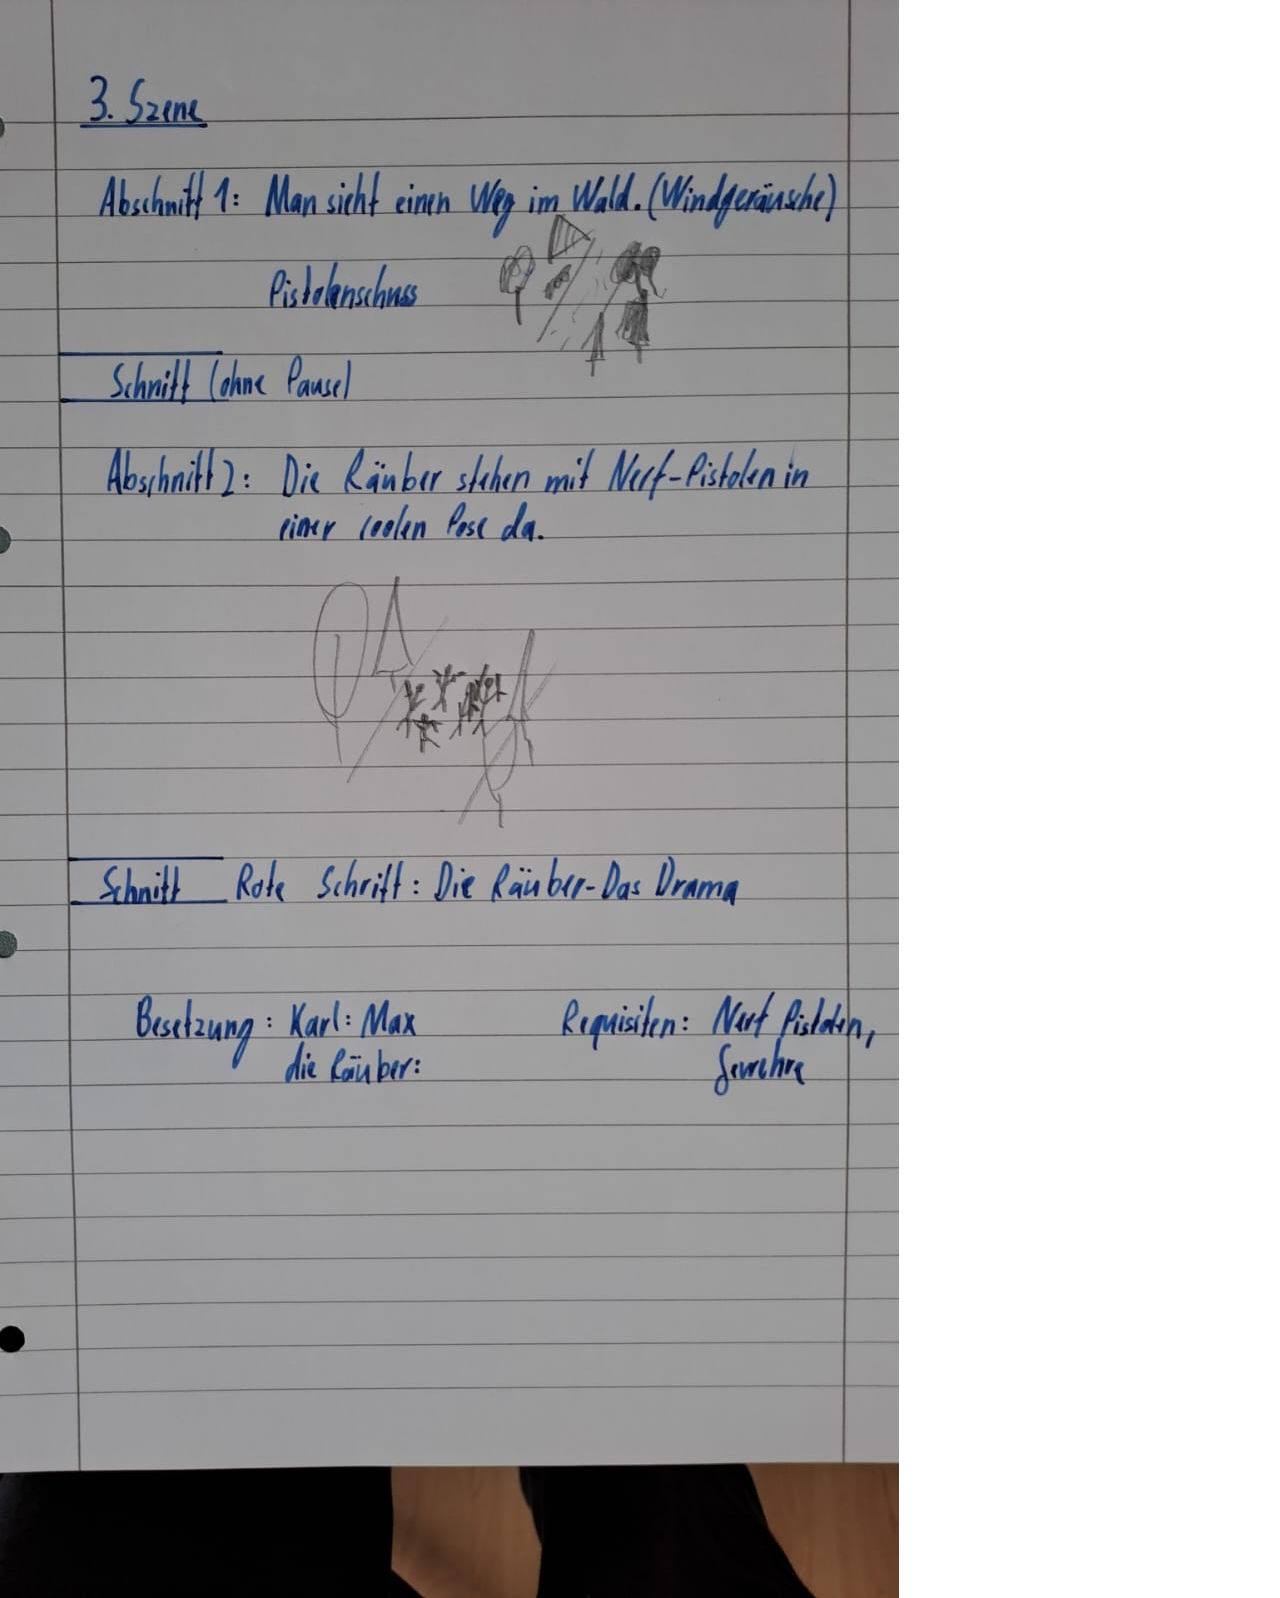
<file: drehbuch.html>
<!DOCTYPE html><html lang="en"><head><meta charset="utf-8"><meta name="viewport" content="width=device-width, initial-scale=1.0, shrink-to-fit=no"><title>Netflix</title><meta name="twitter:description" content="Die Netflix Serie, &quot;die Räuber&quot;"><meta name="twitter:image" content="https://ancientxfire.github.io/assets/img/sincerely-media-c1YrcFYW66s-unsplash.jpg"><meta property="og:type" content="website"><meta name="description" content="Die Netflix Serie, &quot;die Räuber&quot;"><meta property="og:image" content="https://ancientxfire.github.io/assets/img/sincerely-media-c1YrcFYW66s-unsplash.jpg"><meta name="twitter:title" content="Netflix"><link rel="stylesheet" href="https://cdn.jsdelivr.net/npm/bootstrap@5.2.3/dist/css/bootstrap.min.css"><link rel="stylesheet" href="https://fonts.googleapis.com/css?family=Noto+Sans+JP&amp;display=swap"><link rel="stylesheet" href="https://vjs.zencdn.net/7.21.1/video-js.css"><link rel="stylesheet" href="assets/css/styles.min.css"><script src="https://cdn.fluidplayer.com/v3/current/fluidplayer.min.js"></script>
</head><body><img src="assets/img/WhatsApp%20Bild%202023-01-21%20um%2010.34.03.jpg"><img src="assets/img/WhatsApp%20Bild%202023-01-21%20um%2010.34.09.jpg"><img src="assets/img/WhatsApp%20Bild%202023-01-21%20um%2010.50.35.jpg"><img src="assets/img/WhatsApp%20Bild%202023-01-21%20um%2010.56.53.jpg"><script src="https://cdnjs.cloudflare.com/ajax/libs/jquery/3.6.0/jquery.min.js"></script><script src="https://cdn.jsdelivr.net/npm/bootstrap@5.2.3/dist/js/bootstrap.bundle.min.js"></script><script src="https://vjs.zencdn.net/7.21.1/video.min.js"></script><script src="assets/js/script.min.js"></script></body></html>
</file>
<file: assets/css/styles.min.css>
:root{--background:#141414;--modal:#181818;--white:#ffffff;--main-container-height:2000px;--semi-transperent-white:rgba(255, 255, 255, 0.7)}*,::after,::before{margin:0;padding:0;box-sizing:inherit;font-family:inherit}html{box-sizing:border-box;font-family:Roboto,sans-serif;font-size:62.5%}#wrapper{display:flex;justify-content:center;align-items:center;color:#fff;min-height:100vh;background-color:var(--background)}#wrapper>button{display:flex;justify-content:center;align-items:center;padding:.8rem 2.4rem .8rem 2rem;cursor:pointer;max-height:42px;min-height:32px;font-size:1.6rem;appearance:none;border:0;border-radius:4px;background-color:var(--white);color:var(--background);font-weight:700;line-height:2.4rem;position:absolute;z-index:1}#wrapper>button svg,.modal .modal-body .modal-content-first .modal-description span,.modal .modal-body .modal-content-first .modal-description svg,.modal .modal-header .header-content .header-title .header-buttons .add,.modal .modal-header .header-content .header-title .header-buttons .play{margin-right:10px}.modal{display:flex;flex-direction:column;width:870px;margin:20px;border-radius:6px;z-index:2;background-color:var(--modal);box-shadow:rgb(0 0 0 / 75%) 0 3px 10px;transition:opacity .2s linear}.modal .modal-header{position:relative}.modal .modal-header::before{position:absolute;width:100%;height:100%;top:0;left:0;content:"";background:linear-gradient(0deg,var(--modal),transparent 50%)}.modal .modal-header video{border-radius:6px 6px 0 0;display:block;width:100%;opacity:1}.modal .modal-header .close{display:flex;justify-content:center;align-items:center;position:absolute;top:0;right:0;margin:1em;z-index:2;cursor:pointer;background-color:var(--modal);color:var(--white);border-radius:50%;height:36px;padding:8px;width:36px;border:0}.modal .modal-header .close svg{outline:0}.modal .modal-header .header-content{display:flex;justify-content:space-between;align-items:center;position:absolute;width:100%;bottom:0;padding:0 52px;margin-bottom:70px;z-index:2}.modal .modal-header .header-content .header-title{width:100%}.modal .modal-header .header-content .header-title>img{width:40%;margin-bottom:1.5em}.modal .modal-header .header-content .header-title .header-buttons{display:flex;align-items:center;position:relative;width:100%}.modal .modal-header .header-content .header-title .header-buttons button{display:flex;justify-content:center;align-items:center;padding:.8rem;cursor:pointer;max-height:42px;min-height:32px;font-size:1.6rem}.modal .modal-header .header-content .header-title .header-buttons .play{appearance:none;border:0;border-radius:4px;padding-left:2rem;padding-right:2.4rem;background-color:var(--white);color:var(--background);font-weight:700;line-height:2.4rem}.modal .modal-header .header-content .header-title .header-buttons .play svg{height:100%;width:100%;margin-right:10px}.modal .modal-header .header-content .header-title .header-buttons .add,.modal .modal-header .header-content .header-title .header-buttons .rate,.modal .modal-header .header-content .header-title .header-buttons .volume{max-width:42px;min-width:32px;background-color:rgba(42,42,42,.6);border:2px solid rgba(255,255,255,.7);padding-left:.8rem;padding-right:.8rem;color:var(--white);border-radius:50%}.modal .modal-header .header-content .header-title .header-buttons .add:hover,.modal .modal-header .header-content .header-title .header-buttons .rate:hover,.modal .modal-header .header-content .header-title .header-buttons .volume:hover{border-color:var(--white);background-color:#2a2a2a}.modal .modal-header .header-content .header-title .header-buttons .volume{position:absolute;right:0;opacity:.4;transition:opacity .2s ease-in-out}.modal .modal-header .header-content .header-title .header-buttons .volume:hover{opacity:1}.modal .modal-body{display:grid;grid-template-columns:2fr 1fr;column-gap:10px;padding:15px 48px}.modal .modal-body .modal-content-first{padding-right:40px;line-height:25px}.modal .modal-body .modal-content-first .modal-description{display:flex;align-items:center;margin-bottom:30px}.modal .modal-body .modal-content-first .modal-description span:first-child{color:#46d369}.modal .modal-body .modal-content-first .modal-description span{font-size:1.6rem;font-weight:700}.modal .modal-body .modal-content-first .modal-description svg{width:30px}.modal .modal-body .modal-content-first .modal-description .description-badge{display:flex;justify-content:center;align-items:center;height:15px;border:1px solid hsla(0,0%,100%,.4);border-radius:3px;color:hsla(0,0%,100%,.9);font-size:1.2rem;padding:0 .5em;white-space:nowrap}.modal .modal-body .modal-content-first p{font-size:1.4rem;line-height:24px;word-break:break-word}.modal .modal-body .modal-content-second{word-break:break-word}.modal .modal-body .modal-content-second span{line-height:20px}.modal .modal-body .modal-content-second .title{color:#777}.modal .modal-body .modal-content-second .cast,.modal .modal-body .modal-content-second .genres,.modal .modal-body .modal-content-second .show{margin-bottom:10px;cursor:pointer}.modal .modal-body .modal-content-second .cast span:hover,.modal .modal-body .modal-content-second .genres span:hover,.modal .modal-body .modal-content-second .show span:hover{text-decoration:underline}.modal .modal-body .modal-content-first,.modal .modal-body .modal-content-second{width:100%;font-size:1.6rem}.hidden,.play-icon-btn{display:none}.visuallyhidden{opacity:0}@media screen and (max-width:768px){.modal .modal-header .header-content .header-title .header-buttons .add,.modal .modal-header .header-content .header-title .header-buttons .rate,.modal .modal-header .header-content .header-title .header-buttons .volume{width:32px;height:32px}.modal .modal-header .header-content{margin-bottom:40px}.modal .modal-header .header-content .header-title .header-buttons .play{height:32px;font-size:1.2rem;padding-left:1.5rem;padding-right:2rem}}@media screen and (max-width:688px){.modal .modal-body{grid-template-columns:1fr;row-gap:30px}.modal .modal-body .modal-content-second{grid-row:2}}#main-container{position:absolute}.col-md-3{margin-top:20px}#my-video{height:100%;width:100%}body,html{margin:0;height:100vh}@media (max-width:992px){#about_this{margin-top:240px}}@media (max-width:600px){#main-container{display:none}}@media (min-width:991px){#main-container{height:calc(var(--main-container-height)-185px)}}@media (max-width:991px){#main-container{height:var(--main-container-height)}}@media (max-width:920px){#main-container{zoom:0.7;-moz-transform:scale(.7)}}@media (min-width:3000px){#main-container{zoom:2.3;-moz-transform:scale(2.3)}}@media (min-width:992px){.container{max-width:792px}#about_this{margin-top:55px}#trailer-und-mehr{margin-top:5px}}@media (max-width:992px){#trailer-und-mehr{margin-top:240px}}.play-icon.hover .play-icon-btn,.play-icon:hover .play-icon-btn{display:block}.play-icon{display:flex;justify-content:center}
</file>
